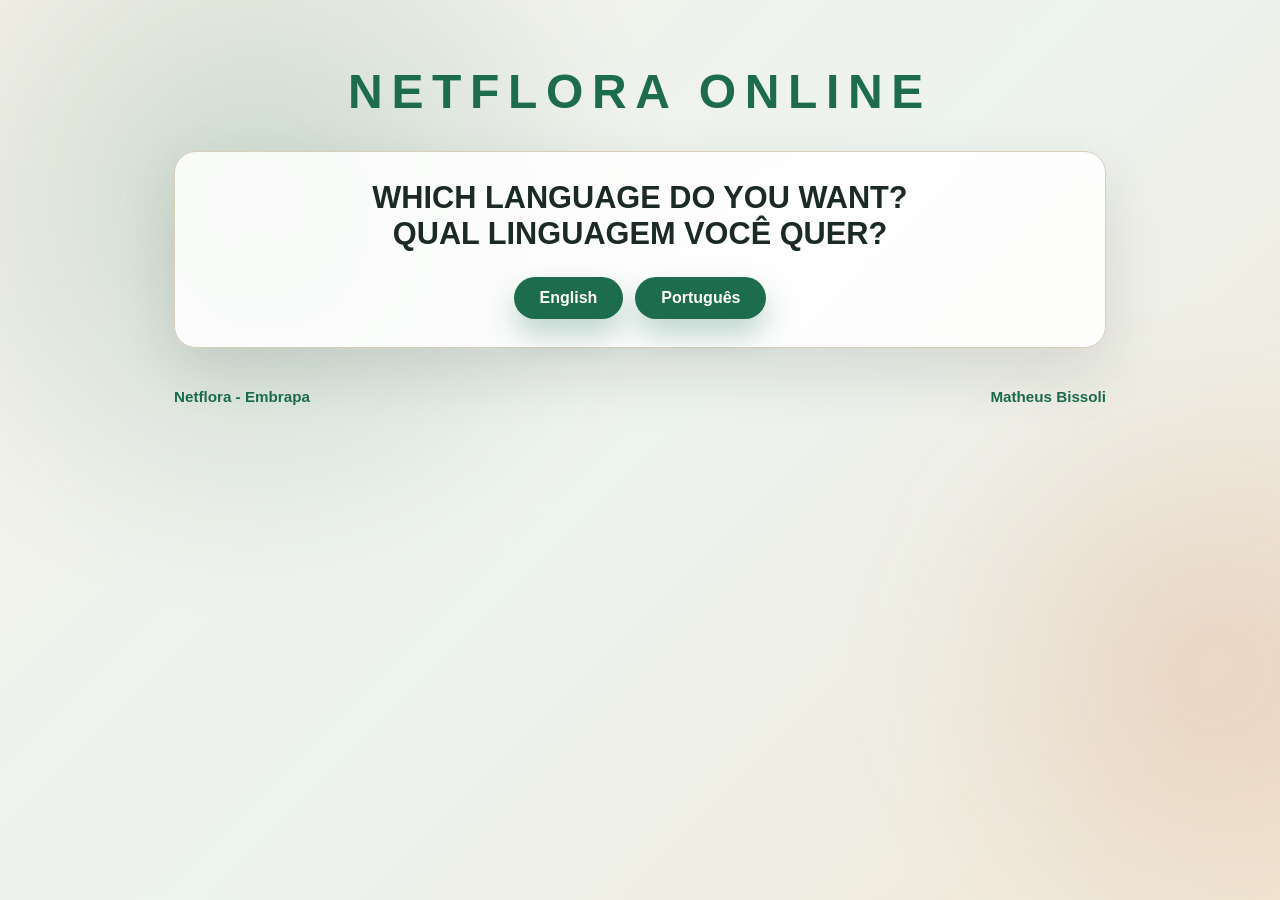
<file: index.html>
<!doctype html>
<html lang="pt-BR">
  <head>
    <meta charset="utf-8">
    <meta name="viewport" content="width=device-width, initial-scale=1">
    <title>Netflora Online | Portal</title>
    <link rel="icon" href="data:image/svg+xml,%3Csvg xmlns='http://www.w3.org/2000/svg' viewBox='0 0 100 100'%3E%3Ctext y='0.9em' font-size='90'%3E%F0%9F%8C%BF%3C/text%3E%3C/svg%3E">
    <link rel="stylesheet" href="page/style.css">
  </head>
  <body>
    <div class="page">
      <header class="hero">
        <span class="eyebrow">Netflora Online</span>
      </header>

      <section class="section card">
        <h2>WHICH LANGUAGE DO YOU WANT?<br>QUAL LINGUAGEM VOCÊ QUER?
        </h2>
        <div class="lang-grid">
          <a class="button" href="page/hello-EN.html">English</a>
          <a class="button" href="page/hello-br.html">Português</a>
        </div>
      </section>

      <footer class="footer">
        <a class="link" href="https://www.embrapa.br/acre/netflora" target="_blank" rel="noreferrer">
          Netflora - Embrapa
        </a>
        <a class="link" href="https://matheusflb.github.io/" target="_blank" rel="noreferrer">
          Matheus Bissoli
        </a>
      </footer>
    </div>
  </body>
</html>
</file>
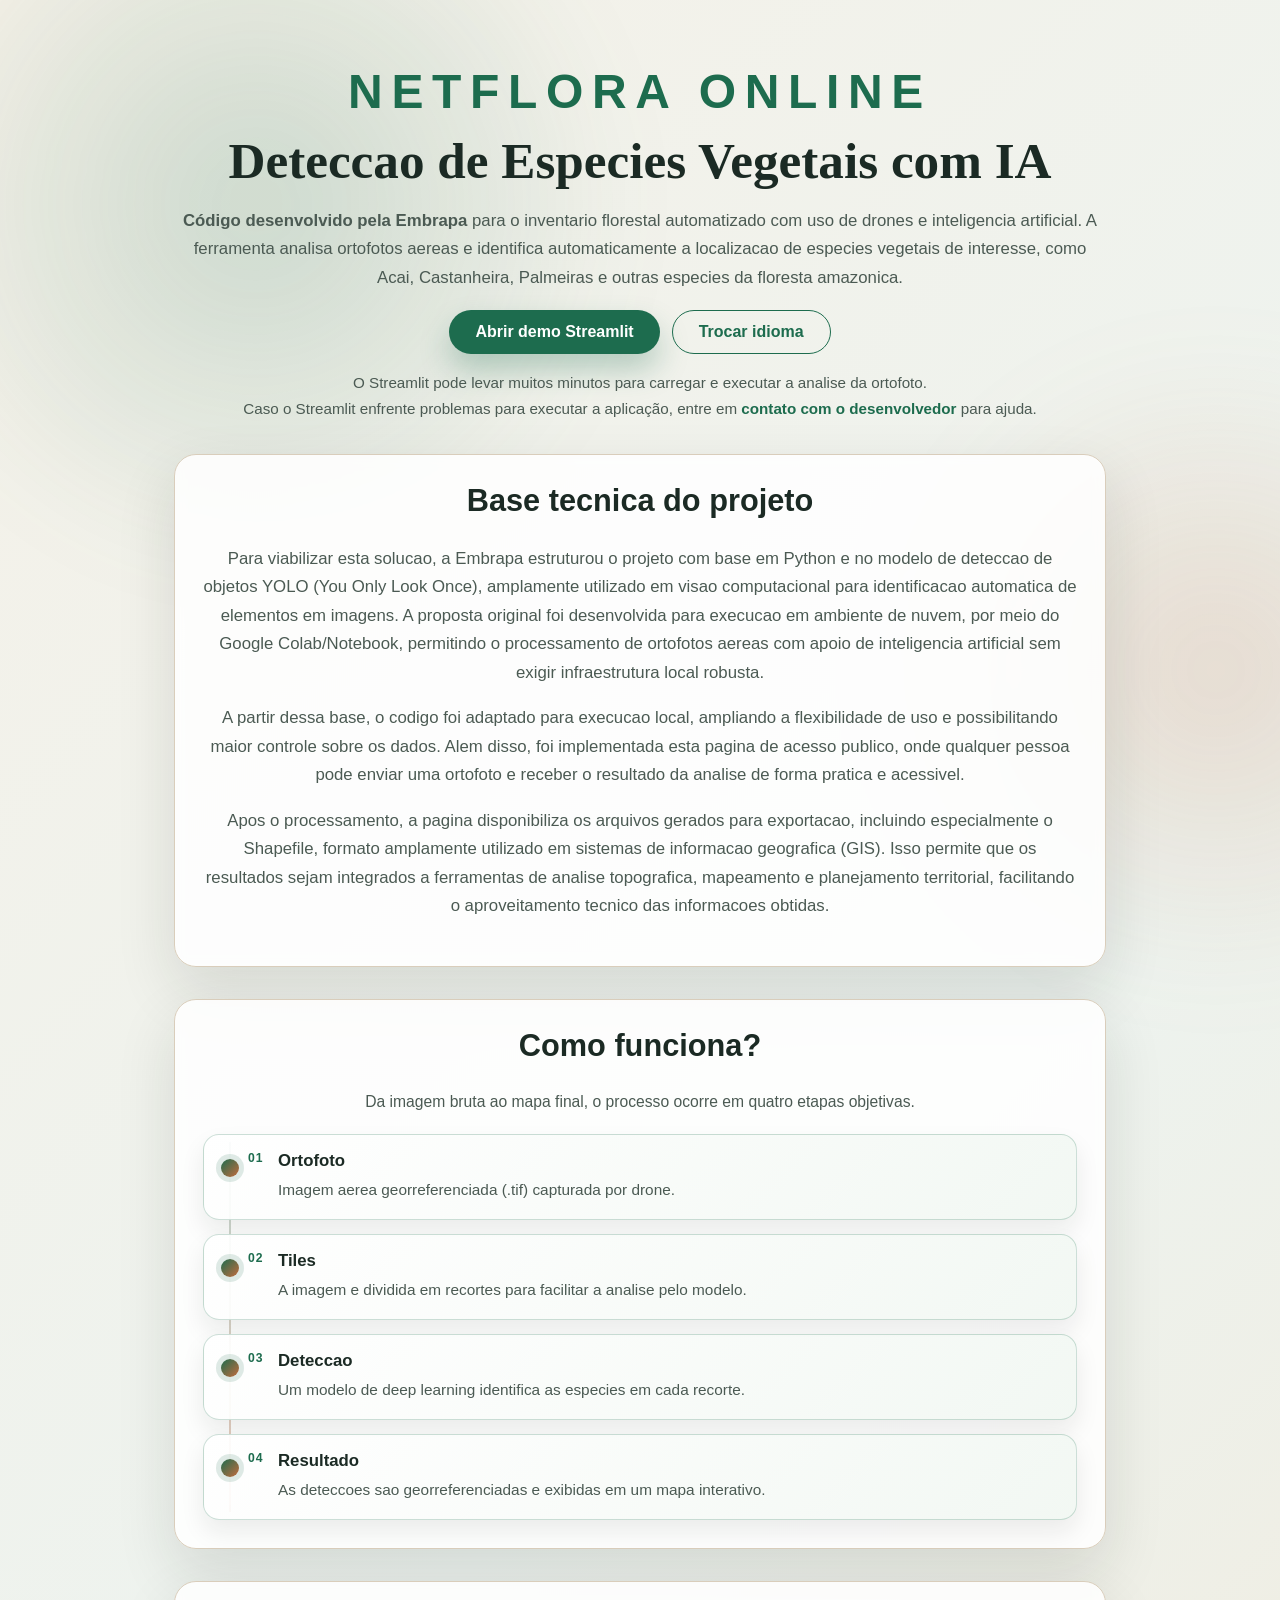
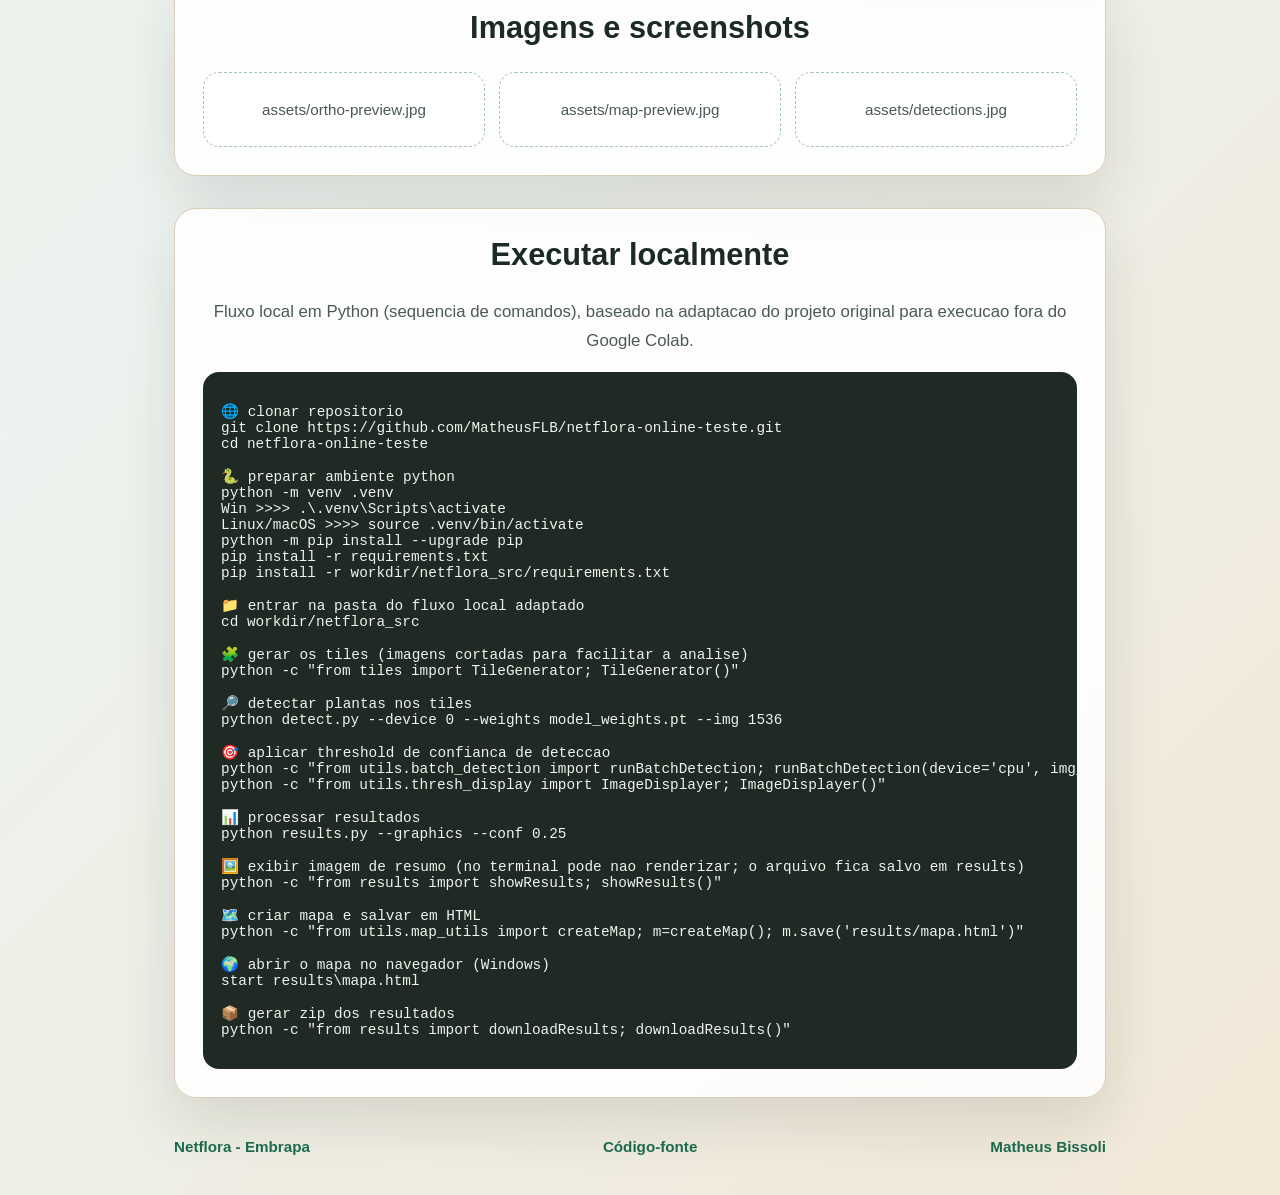
<file: page/hello-br.html>
<!doctype html>
<html lang="pt-BR">
  <head>
    <meta charset="utf-8">
    <meta name="viewport" content="width=device-width, initial-scale=1">
    <title>Netflora Online | Apresentacao</title>
    <link rel="icon" href="data:image/svg+xml,%3Csvg xmlns='http://www.w3.org/2000/svg' viewBox='0 0 100 100'%3E%3Ctext y='0.9em' font-size='90'%3E%F0%9F%8C%BF%3C/text%3E%3C/svg%3E">
    <link rel="stylesheet" href="style.css">
  </head>
  <body>
    <div class="page">
      <header class="hero">
        <span class="eyebrow">Netflora Online</span>
        <h1>Deteccao de Especies Vegetais com IA</h1>
        <p>
          <strong>Código desenvolvido pela Embrapa</strong> para o inventario florestal automatizado com uso
          de drones e inteligencia artificial. A ferramenta analisa ortofotos aereas e identifica
          automaticamente a localizacao de especies vegetais de interesse, como Acai, Castanheira,
          Palmeiras e outras especies da floresta amazonica.
        </p>
        <div class="cta-row">
          <a class="button" href="https://netflora-online-teste.streamlit.app" target="_blank" rel="noreferrer">
            Abrir demo Streamlit
          </a>
          <a class="button outline" href="../index.html">Trocar idioma</a>
        </div>
        <p class="note">
          O Streamlit pode levar muitos minutos para carregar e executar a analise da ortofoto.<br>
          Caso o Streamlit enfrente problemas para executar a aplicação, entre em
          <a class="link" href="https://www.linkedin.com/in/matheusbissoli/" target="_blank" rel="noreferrer">contato com o desenvolvedor</a>
          para ajuda.
        </p>
      </header>
      
      <section class="section card">
        <h2>Base tecnica do projeto</h2>
        <p>
          Para viabilizar esta solucao, a Embrapa estruturou o projeto com base em Python e
          no modelo de deteccao de objetos YOLO (You Only Look Once), amplamente utilizado
          em visao computacional para identificacao automatica de elementos em imagens.
          A proposta original foi desenvolvida para execucao em ambiente de nuvem,
          por meio do Google Colab/Notebook, permitindo o processamento de ortofotos
          aereas com apoio de inteligencia artificial sem exigir infraestrutura local robusta.
        </p>
        <p>
          A partir dessa base, o codigo foi adaptado para execucao local, ampliando a
          flexibilidade de uso e possibilitando maior controle sobre os dados. Alem disso,
          foi implementada esta pagina de acesso publico, onde qualquer pessoa pode enviar
          uma ortofoto e receber o resultado da analise de forma pratica e acessivel.
        </p>
        <p>
          Apos o processamento, a pagina disponibiliza os arquivos gerados para exportacao,
          incluindo especialmente o Shapefile, formato amplamente utilizado em sistemas de
          informacao geografica (GIS). Isso permite que os resultados sejam integrados a
          ferramentas de analise topografica, mapeamento e planejamento territorial,
          facilitando o aproveitamento tecnico das informacoes obtidas.
        </p>
      </section>

      <section class="section card">
        <h2>Como funciona?</h2>
        <p class="flow-intro">Da imagem bruta ao mapa final, o processo ocorre em quatro etapas objetivas.</p>
        <div class="process-flow" aria-label="Fluxo de processamento">
          <article class="flow-step">
            <span class="flow-index">01</span>
            <h3>Ortofoto</h3>
            <p>Imagem aerea georreferenciada (.tif) capturada por drone.</p>
          </article>
          <article class="flow-step">
            <span class="flow-index">02</span>
            <h3>Tiles</h3>
            <p>A imagem e dividida em recortes para facilitar a analise pelo modelo.</p>
          </article>
          <article class="flow-step">
            <span class="flow-index">03</span>
            <h3>Deteccao</h3>
            <p>Um modelo de deep learning identifica as especies em cada recorte.</p>
          </article>
          <article class="flow-step">
            <span class="flow-index">04</span>
            <h3>Resultado</h3>
            <p>As deteccoes sao georreferenciadas e exibidas em um mapa interativo.</p>
          </article>
        </div>
      </section>

      <section class="section card">
        <h2>Imagens e screenshots</h2>
        <div class="image-grid">
          <div class="image-placeholder">assets/ortho-preview.jpg</div>
          <div class="image-placeholder">assets/map-preview.jpg</div>
          <div class="image-placeholder">assets/detections.jpg</div>
        </div>
      </section>

      <section class="section card">
        <h2>Executar localmente</h2>
        <p>
          Fluxo local em Python (sequencia de comandos), baseado na adaptacao do projeto
          original para execucao fora do Google Colab.
        </p>
        <div class="code-block">
<pre><code>🌐 clonar repositorio
git clone https://github.com/MatheusFLB/netflora-online-teste.git
cd netflora-online-teste

🐍 preparar ambiente python
python -m venv .venv
Win >>>> .\.venv\Scripts\activate
Linux/macOS >>>> source .venv/bin/activate
python -m pip install --upgrade pip
pip install -r requirements.txt
pip install -r workdir/netflora_src/requirements.txt

📁 entrar na pasta do fluxo local adaptado
cd workdir/netflora_src

🧩 gerar os tiles (imagens cortadas para facilitar a analise)
python -c "from tiles import TileGenerator; TileGenerator()"

🔎 detectar plantas nos tiles
python detect.py --device 0 --weights model_weights.pt --img 1536

🎯 aplicar threshold de confianca de deteccao
python -c "from utils.batch_detection import runBatchDetection; runBatchDetection(device='cpu', img_size=1536, source_path='processing/selected_images', weights_path='model_weights.pt', save_txt=True)"
python -c "from utils.thresh_display import ImageDisplayer; ImageDisplayer()"

📊 processar resultados
python results.py --graphics --conf 0.25

🖼️ exibir imagem de resumo (no terminal pode nao renderizar; o arquivo fica salvo em results)
python -c "from results import showResults; showResults()"

🗺️ criar mapa e salvar em HTML
python -c "from utils.map_utils import createMap; m=createMap(); m.save('results/mapa.html')"

🌍 abrir o mapa no navegador (Windows)
start results\mapa.html

📦 gerar zip dos resultados
python -c "from results import downloadResults; downloadResults()"</code></pre>
        </div>
      </section>

      <footer class="footer">
        <a class="link" href="https://www.embrapa.br/acre/netflora" target="_blank" rel="noreferrer">
          Netflora - Embrapa
        </a>
        <a class="link" href="https://github.com/MatheusFLB/netflora-online-teste" target="_blank" rel="noreferrer">
          Código-fonte
        </a>
        <a class="link" href="https://matheusflb.github.io/" target="_blank" rel="noreferrer">
          Matheus Bissoli
        </a>
      </footer>
    </div>
  </body>
</html>
</file>
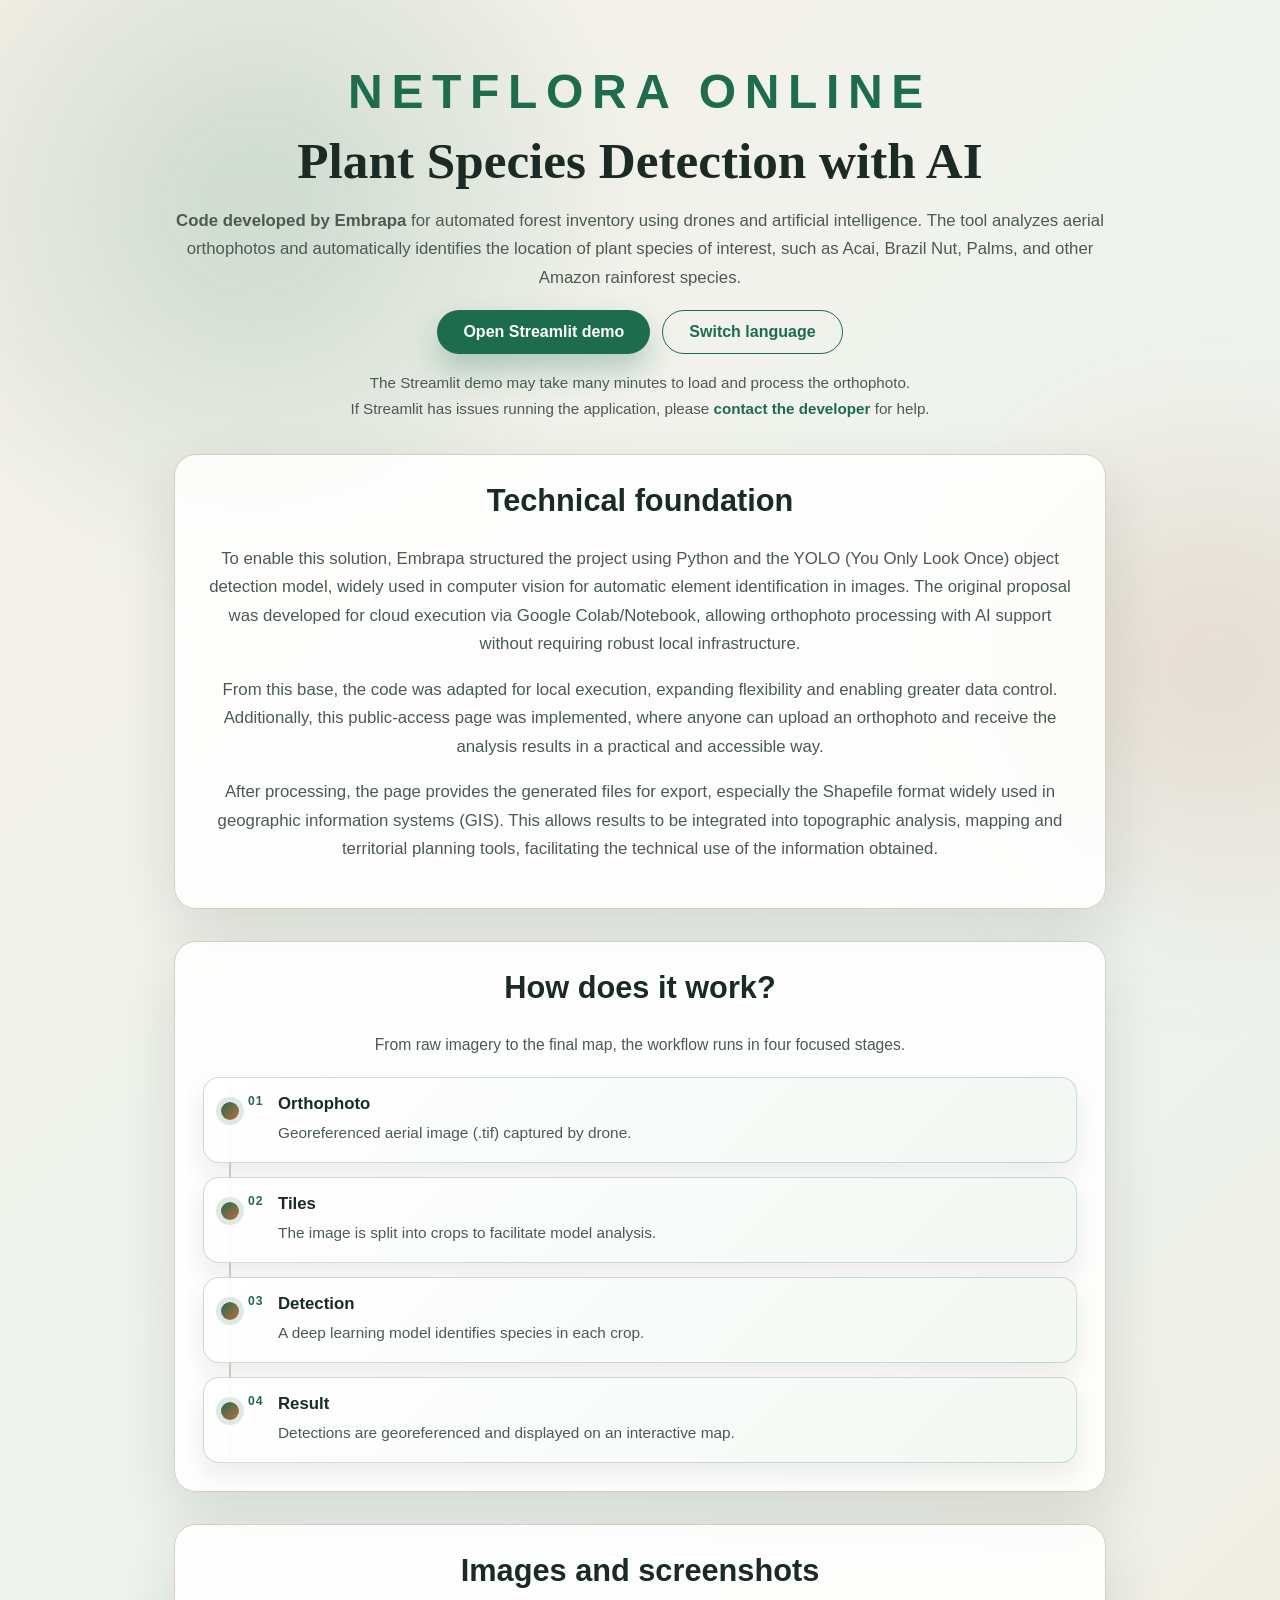
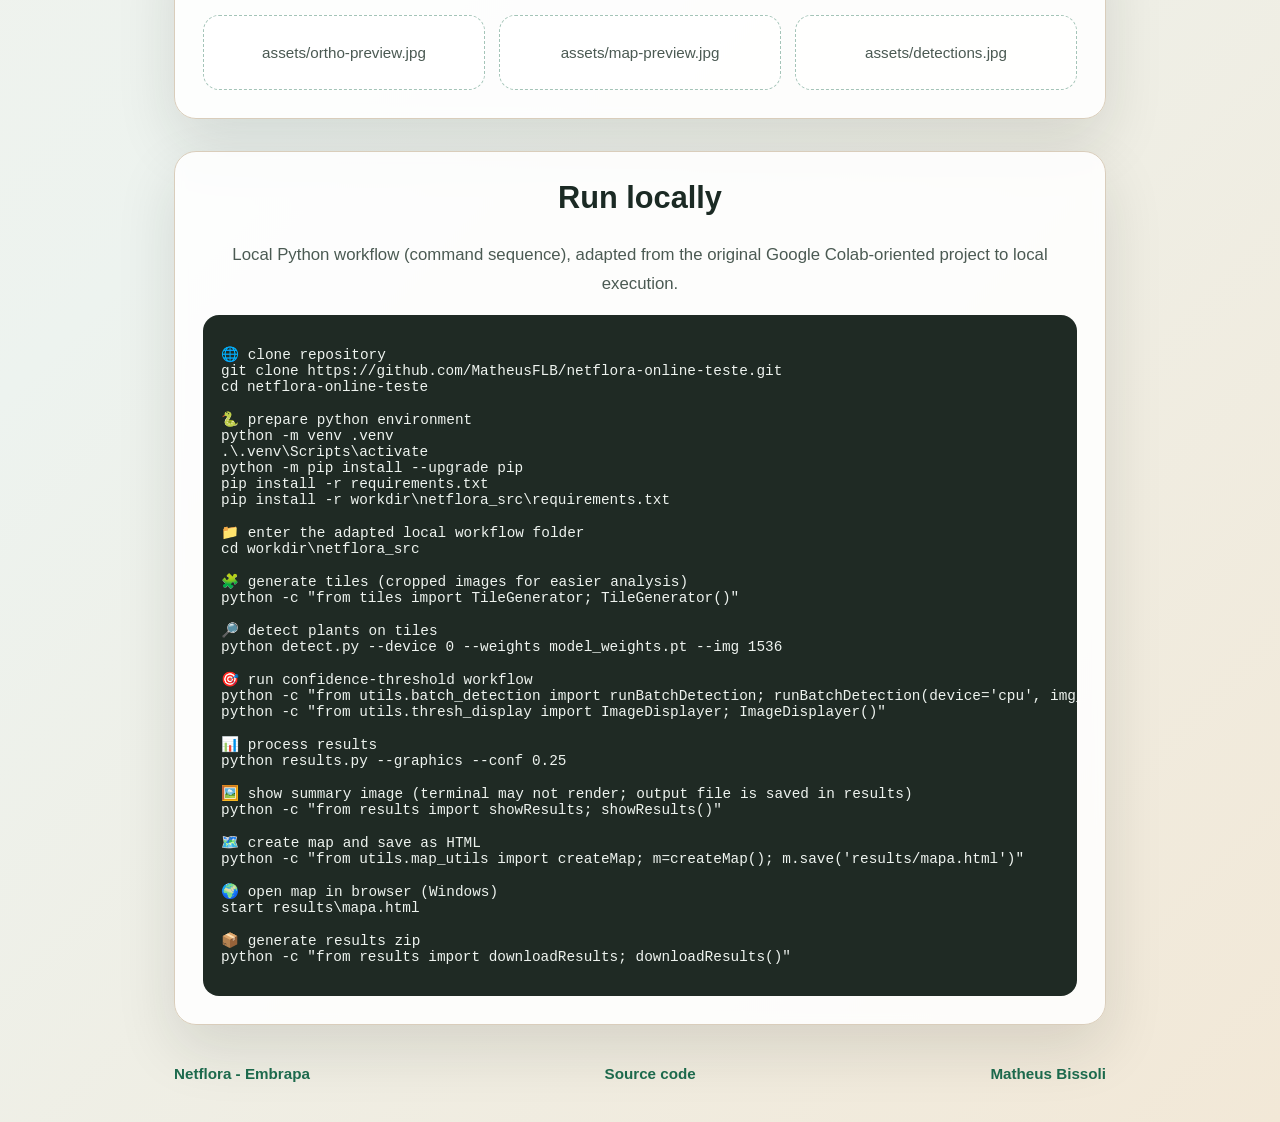
<file: page/hello-EN.html>
<!doctype html>
<html lang="en">
  <head>
    <meta charset="utf-8">
    <meta name="viewport" content="width=device-width, initial-scale=1">
    <title>Netflora Online | Overview</title>
    <link rel="icon" href="data:image/svg+xml,%3Csvg xmlns='http://www.w3.org/2000/svg' viewBox='0 0 100 100'%3E%3Ctext y='0.9em' font-size='90'%3E%F0%9F%8C%BF%3C/text%3E%3C/svg%3E">
    <link rel="stylesheet" href="style.css">
  </head>
  <body>
    <div class="page">
      <header class="hero">
        <span class="eyebrow">Netflora Online</span>
        <h1>Plant Species Detection with AI</h1>
        <p>
          <strong>Code developed by Embrapa</strong> for automated forest inventory using drones and
          artificial intelligence. The tool analyzes aerial orthophotos and automatically
          identifies the location of plant species of interest, such as Acai, Brazil Nut,
          Palms, and other Amazon rainforest species.
        </p>
        <div class="cta-row">
          <a class="button" href="https://netflora-online-teste.streamlit.app" target="_blank" rel="noreferrer">
            Open Streamlit demo
          </a>
          <a class="button outline" href="../index.html">Switch language</a>
        </div>
        <p class="note">
          The Streamlit demo may take many minutes to load and process the orthophoto.<br>
          If Streamlit has issues running the application, please
          <a class="link" href="https://www.linkedin.com/in/matheusbissoli/" target="_blank" rel="noreferrer">contact the developer</a>
          for help.
        </p>
      </header>
      
      <section class="section card">
        <h2>Technical foundation</h2>
        <p>
          To enable this solution, Embrapa structured the project using Python and the YOLO
          (You Only Look Once) object detection model, widely used in computer vision for
          automatic element identification in images. The original proposal was developed for
          cloud execution via Google Colab/Notebook, allowing orthophoto processing with AI
          support without requiring robust local infrastructure.
        </p>
        <p>
          From this base, the code was adapted for local execution, expanding flexibility and
          enabling greater data control. Additionally, this public-access page was implemented,
          where anyone can upload an orthophoto and receive the analysis results in a practical
          and accessible way.
        </p>
        <p>
          After processing, the page provides the generated files for export, especially the
          Shapefile format widely used in geographic information systems (GIS). This allows
          results to be integrated into topographic analysis, mapping and territorial planning
          tools, facilitating the technical use of the information obtained.
        </p>
      </section>

      <section class="section card">
        <h2>How does it work?</h2>
        <p class="flow-intro">From raw imagery to the final map, the workflow runs in four focused stages.</p>
        <div class="process-flow" aria-label="Processing workflow">
          <article class="flow-step">
            <span class="flow-index">01</span>
            <h3>Orthophoto</h3>
            <p>Georeferenced aerial image (.tif) captured by drone.</p>
          </article>
          <article class="flow-step">
            <span class="flow-index">02</span>
            <h3>Tiles</h3>
            <p>The image is split into crops to facilitate model analysis.</p>
          </article>
          <article class="flow-step">
            <span class="flow-index">03</span>
            <h3>Detection</h3>
            <p>A deep learning model identifies species in each crop.</p>
          </article>
          <article class="flow-step">
            <span class="flow-index">04</span>
            <h3>Result</h3>
            <p>Detections are georeferenced and displayed on an interactive map.</p>
          </article>
        </div>
      </section>
      
      <section class="section card">
        <h2>Images and screenshots</h2>
        <div class="image-grid">
          <div class="image-placeholder">assets/ortho-preview.jpg</div>
          <div class="image-placeholder">assets/map-preview.jpg</div>
          <div class="image-placeholder">assets/detections.jpg</div>
        </div>
      </section>

      <section class="section card">
        <h2>Run locally</h2>
        <p>
          Local Python workflow (command sequence), adapted from the original
          Google Colab-oriented project to local execution.
        </p>
        <div class="code-block">
<pre><code>🌐 clone repository
git clone https://github.com/MatheusFLB/netflora-online-teste.git
cd netflora-online-teste

🐍 prepare python environment
python -m venv .venv
.\.venv\Scripts\activate
python -m pip install --upgrade pip
pip install -r requirements.txt
pip install -r workdir\netflora_src\requirements.txt

📁 enter the adapted local workflow folder
cd workdir\netflora_src

🧩 generate tiles (cropped images for easier analysis)
python -c "from tiles import TileGenerator; TileGenerator()"

🔎 detect plants on tiles
python detect.py --device 0 --weights model_weights.pt --img 1536

🎯 run confidence-threshold workflow
python -c "from utils.batch_detection import runBatchDetection; runBatchDetection(device='cpu', img_size=1536, source_path='processing/selected_images', weights_path='model_weights.pt', save_txt=True)"
python -c "from utils.thresh_display import ImageDisplayer; ImageDisplayer()"

📊 process results
python results.py --graphics --conf 0.25

🖼️ show summary image (terminal may not render; output file is saved in results)
python -c "from results import showResults; showResults()"

🗺️ create map and save as HTML
python -c "from utils.map_utils import createMap; m=createMap(); m.save('results/mapa.html')"

🌍 open map in browser (Windows)
start results\mapa.html

📦 generate results zip
python -c "from results import downloadResults; downloadResults()"</code></pre>
        </div>
      </section>

      <footer class="footer">
        <a class="link" href="https://www.embrapa.br/acre/netflora" target="_blank" rel="noreferrer">
          Netflora - Embrapa
        </a>
        <a class="link" href="https://github.com/MatheusFLB/netflora-online-teste" target="_blank" rel="noreferrer">
          Source code
        </a>
        <a class="link" href="https://matheusflb.github.io/" target="_blank" rel="noreferrer">
          Matheus Bissoli
        </a>
      </footer>
    </div>
  </body>
</html>
</file>
<file: page/style.css>
:root {
  --bg: #f5f1e8;
  --bg-soft: #e6efe8;
  --ink: #1b2a24;
  --muted: #4b5a53;
  --accent: #1d6c4e;
  --accent-2: #c36b3d;
  --card: rgba(255, 255, 255, 0.86);
  --border: #d9cdbb;
  --shadow: 0 24px 60px rgba(21, 31, 27, 0.12);
}

* {
  box-sizing: border-box;
}

body {
  margin: 0;
  min-height: 100vh;
  font-family: "Trebuchet MS", "Gill Sans", "Calibri", sans-serif;
  color: var(--ink);
  background: linear-gradient(135deg, var(--bg), #edf3ef 50%, #f2e8d7 100%);
}

body::before {
  content: "";
  position: fixed;
  inset: -20% auto auto -10%;
  width: 60vmax;
  height: 60vmax;
  background: radial-gradient(circle, rgba(29, 108, 78, 0.18), transparent 70%);
  filter: blur(40px);
  z-index: -1;
}

body::after {
  content: "";
  position: fixed;
  inset: auto -20% -10% auto;
  width: 50vmax;
  height: 50vmax;
  background: radial-gradient(circle, rgba(195, 107, 61, 0.18), transparent 70%);
  filter: blur(50px);
  z-index: -1;
}

.page {
  max-width: 980px;
  margin: 0 auto;
  padding: 64px 24px 40px;
  text-align: center;
}

.hero {
  animation: fadeUp 0.9s ease-out;
}

.eyebrow {
  display: inline-block;
  font-size: 3rem;
  letter-spacing: 0.18em;
  text-transform: uppercase;
  color: var(--accent);
  font-weight: 700;
}

h1 {
  font-family: "Georgia", "Times New Roman", serif;
  font-size: clamp(2.4rem, 4vw, 3.6rem);
  margin: 12px 0 10px;
  color: var(--ink);
}

h2 {
  font-size: clamp(1.4rem, 2.4vw, 2rem);
  margin-top: 0;
  color: var(--ink);
}

h3 {
  margin: 0 0 0.5rem;
  font-size: 1.1rem;
}

p {
  line-height: 1.7;
  color: var(--muted);
  font-size: 1.05rem;
}

.section {
  margin: 32px 0;
}

.card {
  background: var(--card);
  border: 1px solid var(--border);
  border-radius: 22px;
  padding: 28px;
  box-shadow: var(--shadow);
  backdrop-filter: blur(6px);
}

.grid {
  display: grid;
  grid-template-columns: repeat(auto-fit, minmax(220px, 1fr));
  gap: 16px;
}

.card-item {
  background: rgba(255, 255, 255, 0.9);
  border: 1px solid rgba(217, 205, 187, 0.7);
  border-radius: 18px;
  padding: 20px;
  box-shadow: 0 14px 28px rgba(21, 31, 27, 0.08);
  animation: floatIn 0.9s ease-out;
}

.hero-badges,
.lang-grid,
.cta-row {
  display: flex;
  gap: 12px;
  justify-content: center;
  flex-wrap: wrap;
  margin-top: 18px;
}

.tag {
  padding: 6px 14px;
  border-radius: 999px;
  background: rgba(29, 108, 78, 0.12);
  color: var(--accent);
  font-size: 0.85rem;
  font-weight: 600;
}

.button {
  display: inline-flex;
  align-items: center;
  justify-content: center;
  padding: 12px 26px;
  border-radius: 999px;
  background: var(--accent);
  color: #fff;
  text-decoration: none;
  font-weight: 700;
  box-shadow: 0 16px 30px rgba(29, 108, 78, 0.28);
  transition: transform 0.2s ease, box-shadow 0.2s ease;
}

.button:hover {
  transform: translateY(-2px);
  box-shadow: 0 20px 36px rgba(29, 108, 78, 0.3);
}

.button.outline {
  background: transparent;
  color: var(--accent);
  border: 1px solid var(--accent);
  box-shadow: none;
}

.list {
  list-style: none;
  padding: 0;
  margin: 0;
  display: grid;
  gap: 10px;
}

.list li {
  padding: 10px 14px;
  border-radius: 14px;
  background: rgba(29, 108, 78, 0.08);
}

.flow-intro {
  max-width: 760px;
  margin: 0 auto 18px;
  font-size: 0.98rem;
}

.process-flow {
  position: relative;
  display: grid;
  gap: 14px;
  text-align: left;
  margin-top: 6px;
}

.process-flow::before {
  content: "";
  position: absolute;
  left: 26px;
  top: 8px;
  bottom: 8px;
  width: 2px;
  background: linear-gradient(180deg, rgba(29, 108, 78, 0.25), rgba(195, 107, 61, 0.35));
}

.flow-step {
  position: relative;
  padding: 16px 16px 16px 74px;
  border-radius: 16px;
  border: 1px solid rgba(29, 108, 78, 0.22);
  background: linear-gradient(135deg, rgba(255, 255, 255, 0.92), rgba(241, 247, 242, 0.92));
  box-shadow: 0 12px 24px rgba(21, 31, 27, 0.08);
  animation: floatIn 0.7s ease-out;
}

.flow-step::before {
  content: "";
  position: absolute;
  left: 17px;
  top: 24px;
  width: 18px;
  height: 18px;
  border-radius: 999px;
  background: linear-gradient(135deg, var(--accent), var(--accent-2));
  box-shadow: 0 0 0 5px rgba(29, 108, 78, 0.14);
}

.flow-index {
  position: absolute;
  left: 44px;
  top: 16px;
  font-size: 0.76rem;
  font-weight: 700;
  letter-spacing: 0.08em;
  color: var(--accent);
}

.flow-step h3 {
  margin: 0;
  font-size: 1.05rem;
  color: var(--ink);
}

.flow-step p {
  margin: 6px 0 0;
  font-size: 0.96rem;
}

.image-grid {
  display: grid;
  gap: 14px;
  grid-template-columns: repeat(auto-fit, minmax(220px, 1fr));
}

.image-placeholder {
  border: 1px dashed rgba(29, 108, 78, 0.4);
  border-radius: 16px;
  padding: 28px 16px;
  background: rgba(255, 255, 255, 0.7);
  color: var(--muted);
  font-size: 0.95rem;
}

.code-block {
  text-align: left;
  background: #1f2a24;
  color: #eef3ef;
  border-radius: 16px;
  padding: 18px;
  overflow-x: auto;
}

.code-block code {
  font-family: "Courier New", Courier, monospace;
  font-size: 0.9rem;
}

.note {
  font-size: 0.95rem;
  color: var(--muted);
  margin-top: 16px;
}

.footer {
  margin-top: 40px;
  display: flex;
  align-items: center;
  justify-content: space-between;
  gap: 12px;
  flex-wrap: wrap;
  color: var(--muted);
  font-size: 0.95rem;
}

.link {
  color: var(--accent);
  text-decoration: none;
  font-weight: 600;
}

.link:hover {
  text-decoration: underline;
}

@keyframes fadeUp {
  from {
    opacity: 0;
    transform: translateY(12px);
  }
  to {
    opacity: 1;
    transform: translateY(0);
  }
}

@keyframes floatIn {
  from {
    opacity: 0;
    transform: translateY(16px);
  }
  to {
    opacity: 1;
    transform: translateY(0);
  }
}

@media (max-width: 720px) {
  .page {
    padding: 48px 18px 32px;
  }

  .process-flow::before {
    left: 18px;
  }

  .flow-step {
    padding: 14px 14px 14px 56px;
  }

  .flow-step::before {
    left: 9px;
    top: 22px;
  }

  .flow-index {
    left: 31px;
    top: 15px;
    font-size: 0.7rem;
  }

  .footer {
    flex-direction: column;
    align-items: center;
  }
}

@media (prefers-reduced-motion: reduce) {
  * {
    animation: none !important;
    transition: none !important;
  }
}
</file>
